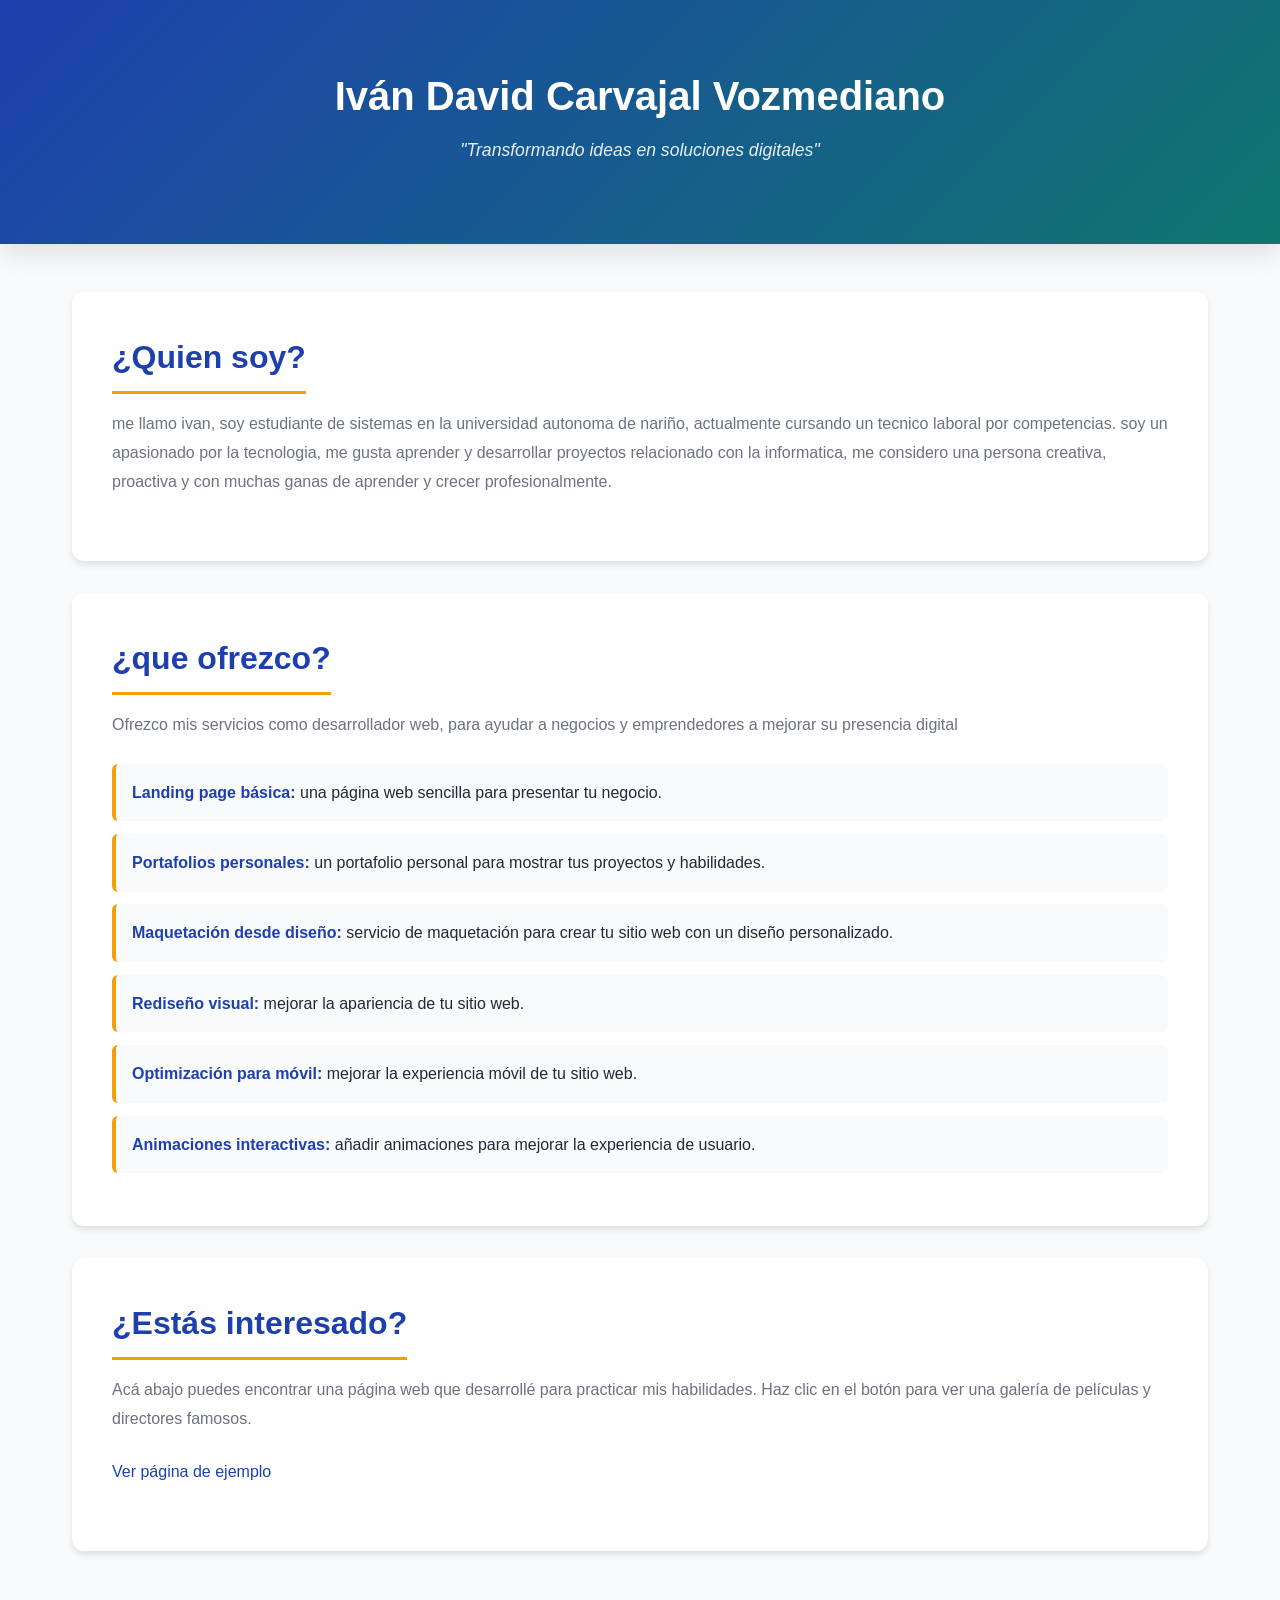
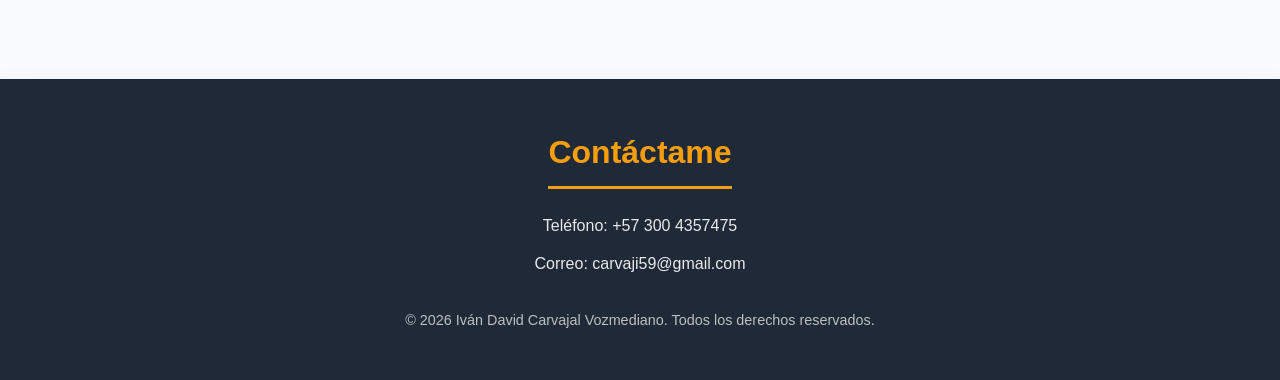
<file: index.html>
<!DOCTYPE html>
<html lang="en">
<head>
    <meta charset="UTF-8">
    <meta name="viewport" content="width=device-width, initial-scale=1.0">
    <meta name="description" content="Portafolio de Iván David Carvajal - Desarrollador web profesional">
    <meta name="keywords" content="desarrollo web, portafolio, web design, landing pages">
    <title>Iván David Carvajal - Desarrollador Web</title>
    <link rel="stylesheet" href="style.css">
</head>
<body>
    <header>
        <h1>Iván David Carvajal Vozmediano</h1>
        <p><em>"Transformando ideas en soluciones digitales"</em></p>
    </header>

    <main>

        <section>

            <h2>¿Quien soy?</h2>
            <p>me llamo ivan, soy estudiante de sistemas en la universidad autonoma de nariño, actualmente cursando un tecnico laboral por competencias.
                soy un apasionado por la tecnologia, me gusta aprender y desarrollar proyectos relacionado con la informatica, me considero una persona creativa,
                proactiva y con muchas ganas de aprender y crecer profesionalmente.
            </p>

                    
        </section>



        <section>
            
            <h2>¿que ofrezco?</h2>
            <p>Ofrezco mis servicios como desarrollador web, para ayudar a negocios y emprendedores a mejorar su presencia digital</p>

            <ul>

                <li><strong>Landing page básica:</strong> una página web sencilla para presentar tu negocio.</li>

                <li><strong>Portafolios personales:</strong> un portafolio personal para mostrar tus proyectos y habilidades.</li>

                <li><strong>Maquetación desde diseño:</strong> servicio de maquetación para crear tu sitio web con un diseño personalizado.</li>

                <li><strong>Rediseño visual:</strong> mejorar la apariencia de tu sitio web.</li>

                <li><strong>Optimización para móvil:</strong> mejorar la experiencia móvil de tu sitio web.</li>

                <li><strong>Animaciones interactivas:</strong> añadir animaciones para mejorar la experiencia de usuario.</li>
            </ul>
        </section>

        <section>
            <h2>¿Estás interesado?</h2>
            <p>Acá abajo puedes encontrar una página web que desarrollé para practicar mis habilidades. Haz clic en el botón para ver una galería de películas y directores famosos.</p>
            <p><a href="pagina_ejemplo/ejemplo.html" class="btn btn-accent">Ver página de ejemplo</a></p>
        </section>
    </main>

    <footer>

        <h2>Contáctame</h2>
        <p>Teléfono: +57 300 4357475</p>
        <p>Correo: carvaji59@gmail.com</p>
        
        <small>© 2026 Iván David Carvajal Vozmediano. Todos los derechos reservados.</small>
    </footer>


</body>

</html>
</file>
<file: style.css>
/* ===== VARIABLES Y RESET ===== */
:root {
    --primary-color: #1e40af;
    --secondary-color: #0f766e;
    --accent-color: #f59e0b;
    --text-dark: #1f2937;
    --text-light: #6b7280;
    --bg-light: #f9fafb;
    --bg-white: #ffffff;
    --shadow: 0 4px 6px rgba(0, 0, 0, 0.1);
    --shadow-lg: 0 10px 25px rgba(0, 0, 0, 0.1);
    --transition: all 0.3s ease;
}

* {
    margin: 0;
    padding: 0;
    box-sizing: border-box;
}

html {
    scroll-behavior: smooth;
}

body {
    font-family: 'Segoe UI', Tahoma, Geneva, Verdana, sans-serif;
    line-height: 1.6;
    color: var(--text-dark);
    background-color: var(--bg-light);
}

/* ===== TIPOGRAFÍA ===== */
h1, h2, h3 {
    font-weight: 700;
    margin-bottom: 1rem;
}

h1 {
    font-size: 2.5rem;
    color: var(--primary-color);
}

h2 {
    font-size: 2rem;
    color: var(--primary-color);
    border-bottom: 3px solid var(--accent-color);
    padding-bottom: 0.5rem;
    display: inline-block;
}

h3 {
    font-size: 1.25rem;
}

p {
    color: var(--text-light);
    margin-bottom: 1rem;
}

a {
    color: var(--primary-color);
    text-decoration: none;
    transition: var(--transition);
}

a:hover {
    color: var(--accent-color);
    text-decoration: underline;
}

/* ===== HEADER ===== */
header {
    background: linear-gradient(135deg, var(--primary-color) 0%, var(--secondary-color) 100%);
    color: var(--bg-white);
    padding: 4rem 2rem;
    text-align: center;
    box-shadow: var(--shadow-lg);
}

header h1 {
    color: var(--bg-white);
    margin-bottom: 0.5rem;
    font-size: 2.5rem;
}

header p {
    color: rgba(255, 255, 255, 0.9);
    font-size: 1.1rem;
}

/* ===== MAIN ===== */
main {
    max-width: 1200px;
    margin: 0 auto;
    padding: 3rem 2rem;
}

/* ===== SECCIONES ===== */
section {
    background: var(--bg-white);
    padding: 2.5rem;
    margin-bottom: 2rem;
    border-radius: 12px;
    box-shadow: var(--shadow);
    transition: var(--transition);
}

section:hover {
    box-shadow: var(--shadow-lg);
    transform: translateY(-5px);
}

section h2 {
    margin-top: 0;
}

section p {
    margin-bottom: 1.5rem;
    line-height: 1.8;
}

/* ===== IMAGEN ===== */
img {
    max-width: 300px;
    width: 100%;
    height: auto;
    border-radius: 12px;
    border: 4px solid var(--primary-color);
    margin: 2rem 0;
    box-shadow: var(--shadow-lg);
    transition: var(--transition);
}

img:hover {
    transform: scale(1.05);
}

/* ===== LISTAS ===== */
ul {
    list-style: none;
}

li {
    padding: 1rem;
    margin-bottom: 0.8rem;
    background: var(--bg-light);
    border-left: 4px solid var(--accent-color);
    border-radius: 6px;
    transition: var(--transition);
}

li:hover {
    background: #fef3c7;
    transform: translateX(10px);
}

li strong {
    color: var(--primary-color);
}

/* ===== FOOTER ===== */
footer {
    background: var(--text-dark);
    color: var(--bg-white);
    padding: 3rem 2rem;
    text-align: center;
    box-shadow: var(--shadow-lg);
    margin-top: 3rem;
}

footer h2 {
    color: var(--accent-color);
    border-bottom: 3px solid var(--accent-color);
    display: inline-block;
    margin-bottom: 1.5rem;
}

footer p {
    color: rgba(255, 255, 255, 0.9);
    margin-bottom: 0.8rem;
}

footer a {
    color: var(--accent-color);
    font-weight: 600;
    margin: 0 0.5rem;
}

footer a:hover {
    color: var(--bg-white);
    text-decoration: underline;
}

footer small {
    display: block;
    margin-top: 2rem;
    color: rgba(255, 255, 255, 0.7);
    font-size: 0.9rem;
}

/* ===== RESPONSIVE ===== */
@media (max-width: 768px) {
    h1 {
        font-size: 2rem;
    }

    h2 {
        font-size: 1.5rem;
    }

    header {
        padding: 2.5rem 1.5rem;
    }

    header h1 {
        font-size: 1.8rem;
    }

    main {
        padding: 1.5rem 1rem;
    }

    section {
        padding: 1.5rem;
        margin-bottom: 1.5rem;
    }

    img {
        max-width: 250px;
        margin: 1.5rem 0;
    }

    li {
        padding: 0.8rem;
        margin-bottom: 0.6rem;
    }

    footer {
        padding: 2rem 1.5rem;
    }
}

@media (max-width: 480px) {
    h1 {
        font-size: 1.5rem;
    }

    h2 {
        font-size: 1.25rem;
    }

    header {
        padding: 2rem 1rem;
    }

    header h1 {
        font-size: 1.4rem;
    }

    header p {
        font-size: 1rem;
    }

    main {
        padding: 1rem;
    }

    section {
        padding: 1.25rem;
        margin-bottom: 1rem;
    }

    img {
        max-width: 200px;
    }

    li {
        padding: 0.75rem;
        margin-bottom: 0.5rem;
    }

    footer p {
        font-size: 0.9rem;
    }
}

/* ===== ANIMACIONES ===== */
@keyframes fadeIn {
    from {
        opacity: 0;
        transform: translateY(20px);
    }
    to {
        opacity: 1;
        transform: translateY(0);
    }
}

section {
    animation: fadeIn 0.6s ease-out;
}
</file>
